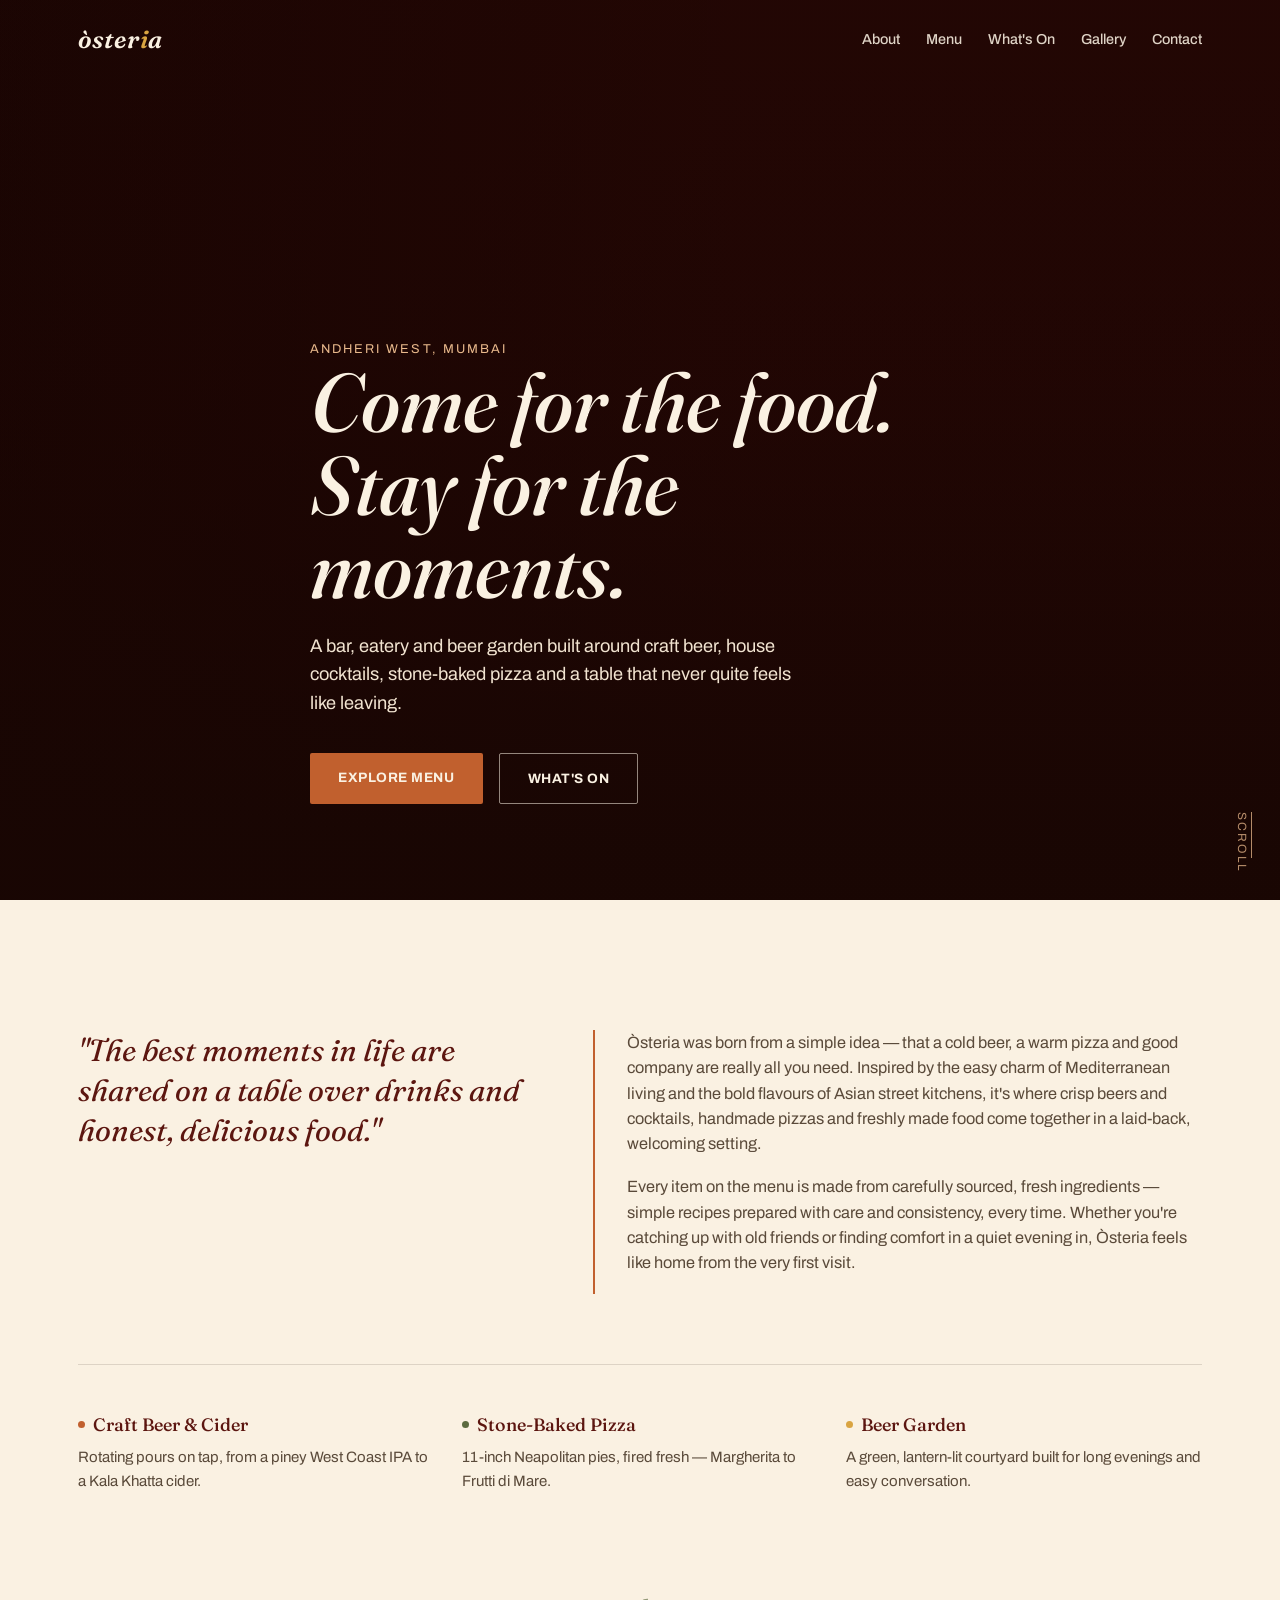
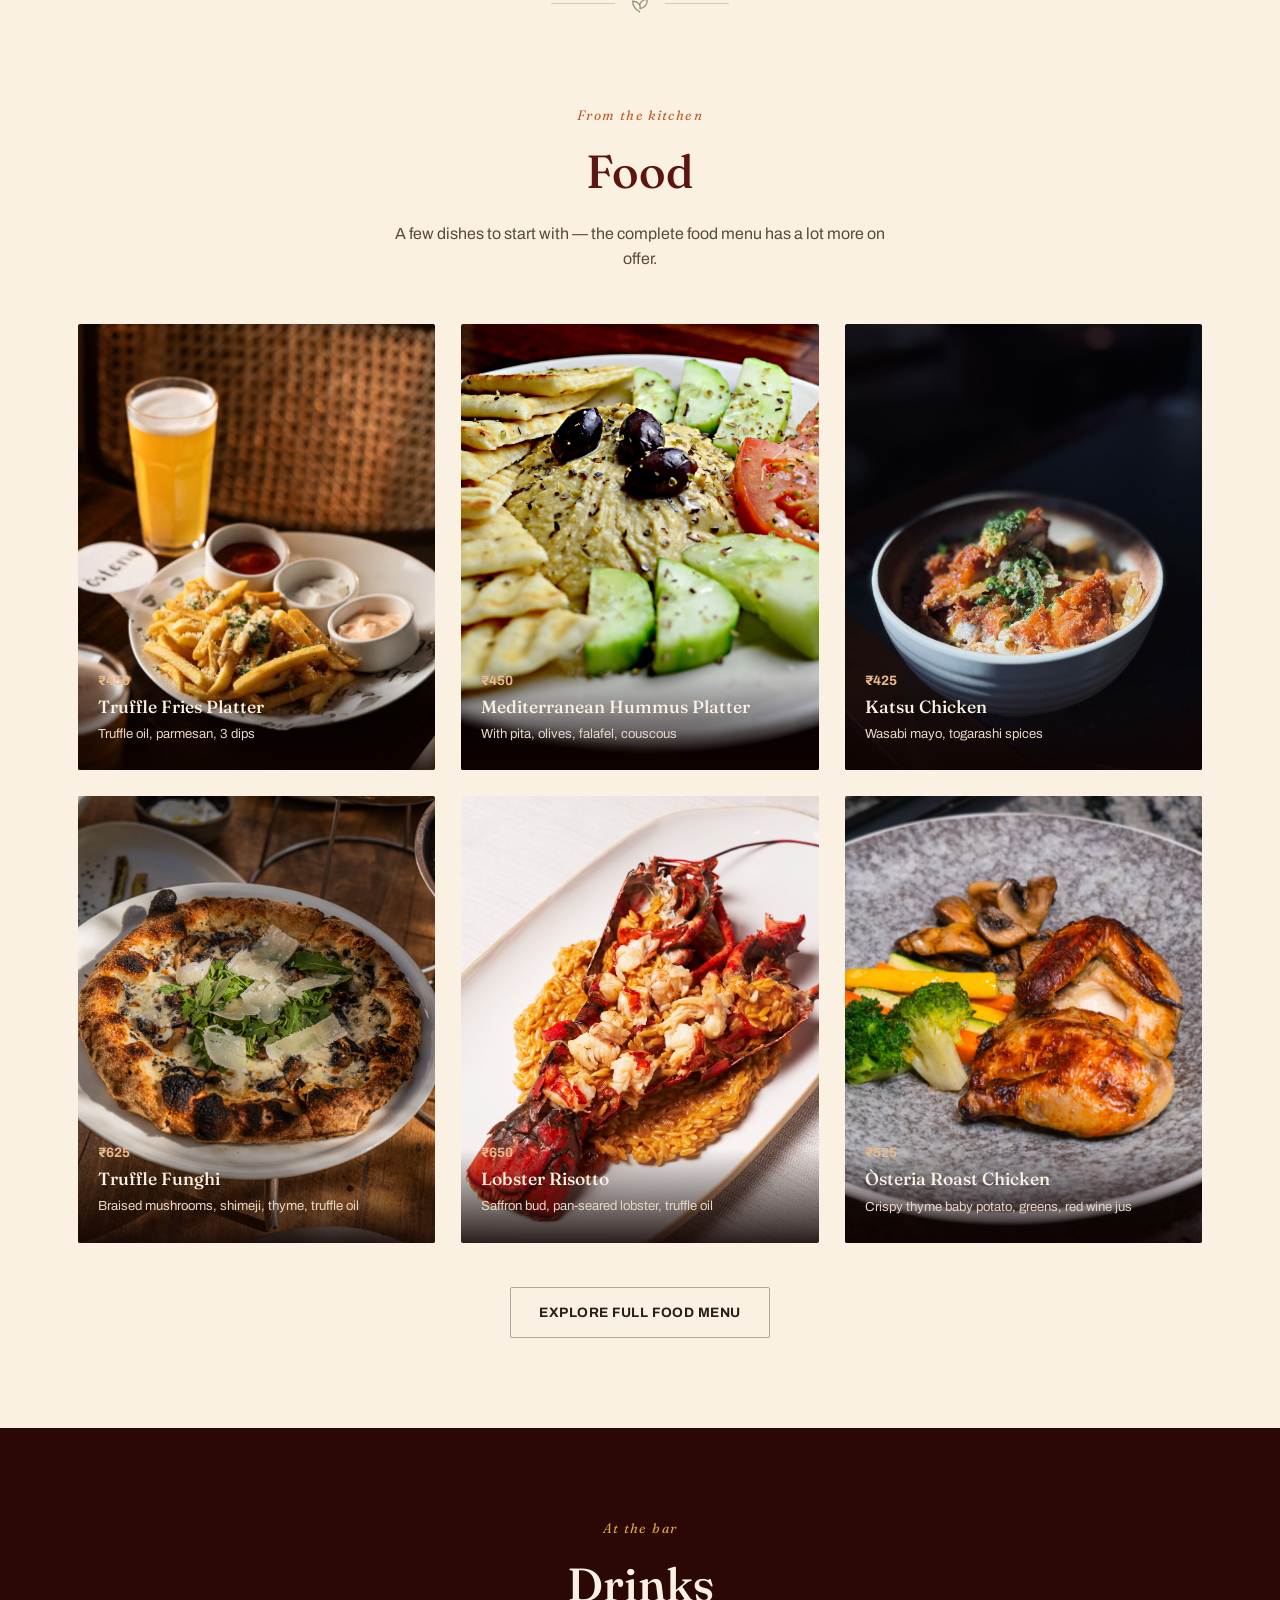
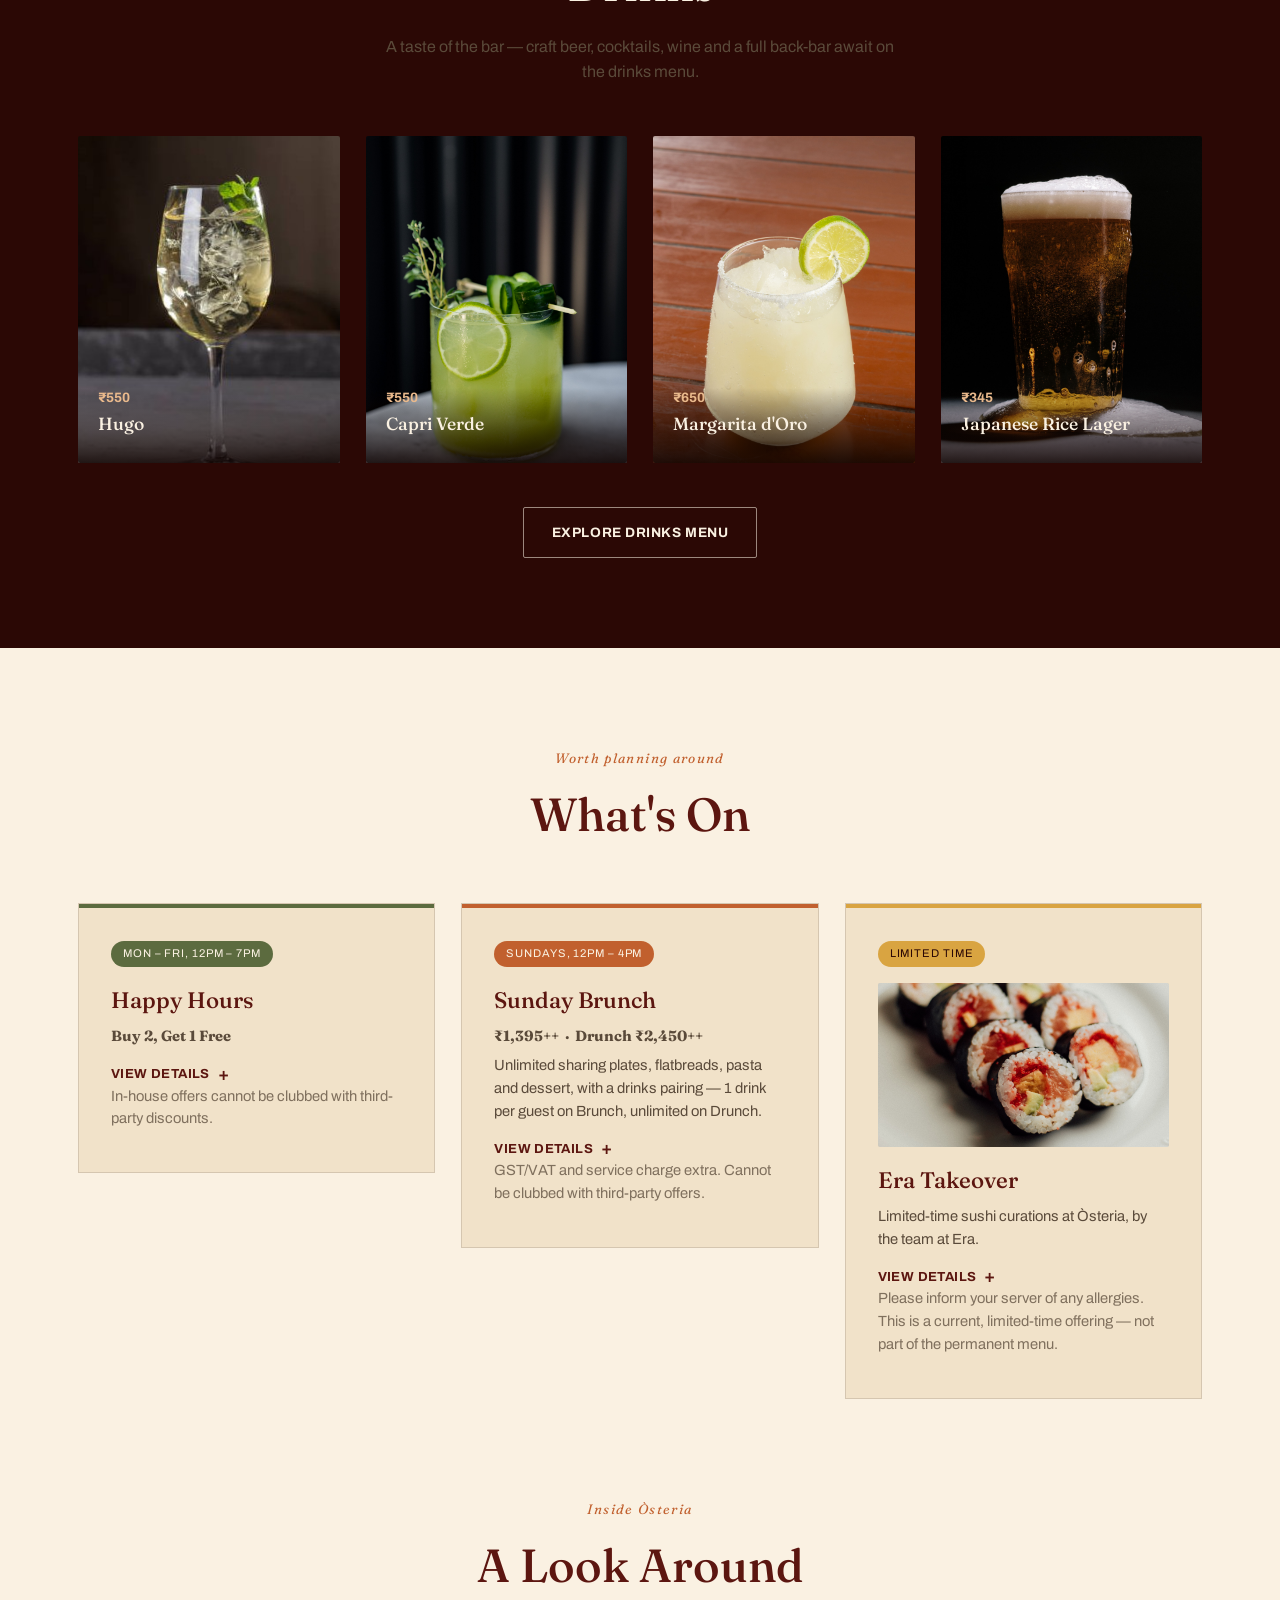
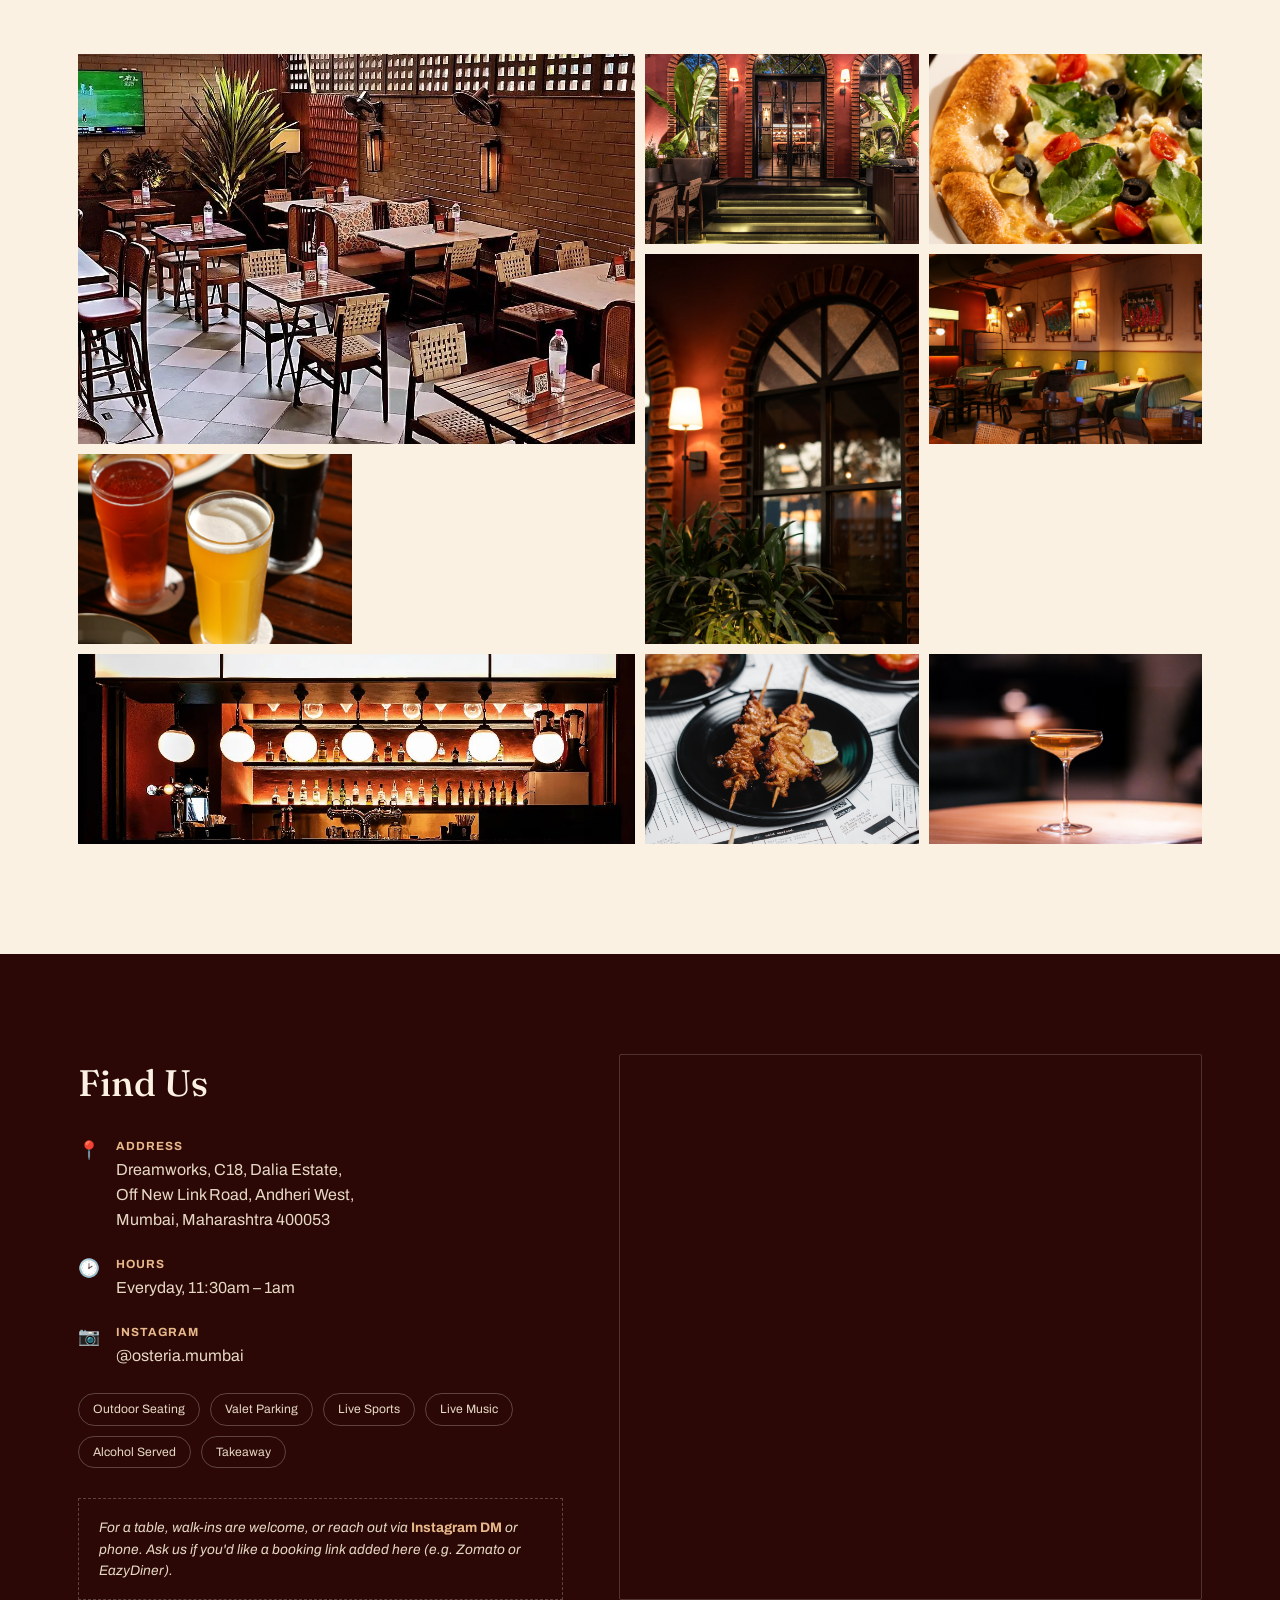
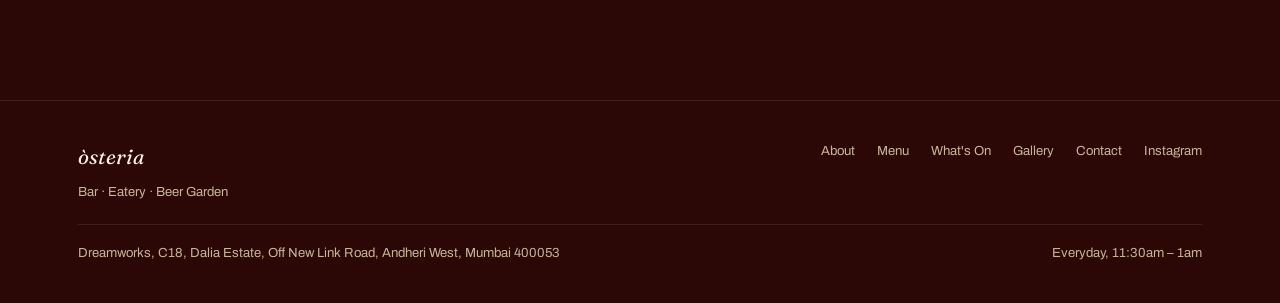
<file: index.html>
<!DOCTYPE html>
<html lang="en">
<head>
<meta charset="UTF-8">
<meta name="viewport" content="width=device-width, initial-scale=1.0">
<title>Òsteria — Bar · Eatery · Beer Garden, Andheri West</title>
<meta name="description" content="Òsteria is a bar, eatery and beer garden in Andheri West, Mumbai — craft beer, house cocktails, stone-baked pizza and Mediterranean-Asian sharing plates. Come for the food, stay for the moments.">
<link rel="preconnect" href="https://fonts.googleapis.com">
<link rel="preconnect" href="https://fonts.gstatic.com" crossorigin>
<link href="https://fonts.googleapis.com/css2?family=Archivo:wght@400;500;600;700&family=Fraunces:ital,wght@0,400;0,500;0,600;1,400;1,500;1,600&display=swap" rel="stylesheet">
<link rel="stylesheet" href="style.css">
</head>
<body>

<!-- ============================================================
     IMAGE UPLOADS — READ ME
     This site uses plain image files instead of embedded photos.
     Create a folder named "images" next to this file, and drop in
     JPG/PNG files using the EXACT filenames referenced below
     (e.g. images/hero-entrance.jpg). Each <img> tag has a comment
     right above it describing what photo to use. See also
     README.txt in this folder for the full shopping list.
     ============================================================ -->

<nav id="nav">
  <div class="wrap">
    <a href="#hero" class="brand-wordmark">òster<span>i</span>a</a>
    <div id="nav-links">
      <a href="#about" onclick="closeNav()">About</a>
      <a href="menu.html" onclick="closeNav()">Menu</a>
      <a href="#whats-on" onclick="closeNav()">What's On</a>
      <a href="#gallery" onclick="closeNav()">Gallery</a>
      <a href="#contact" onclick="closeNav()">Contact</a>
    </div>
    <button id="burger" onclick="toggleNav()">☰</button>
  </div>
</nav>

<!-- ============ HERO ============
     To use a video later: replace the <img class="bg"> below with
     <video class="bg" autoplay muted loop playsinline><source src="images/hero.mp4" type="video/mp4"></video> -->
<section id="hero">
  <!-- UPLOAD: images/hero-entrance.jpg — wide/landscape shot of the arched brick
       entrance at night (the doorway with the "Òsteria" sign visible through it).
       At least 1920x1080, this is the biggest image on the site. -->
  <video class="bg" autoplay muted loop playsinline>
  <source src="images/hero3.mp4" type="video/mp4">
</video>
  <div class="scrim"></div>
  <div class="wrap">
    <div class="hero-inner">
      <span class="hero-eyebrow">Andheri West, Mumbai</span>
      <h1>Come for the food.<br>Stay for the moments.</h1>
      <p class="hero-sub">A bar, eatery and beer garden built around craft beer, house cocktails, stone-baked pizza and a table that never quite feels like leaving.</p>
      <div class="hero-ctas">
        <a href="menu.html" class="btn btn-primary">Explore Menu</a>
        <a href="#whats-on" class="btn btn-outline">What's On</a>
      </div>
    </div>
  </div>
  <div class="scroll-cue">SCROLL</div>
</section>

<!-- ============ ABOUT / BRAND INTRODUCTION ============ -->
<section id="about">
  <div class="wrap">
    <div class="about-grid">
      <p class="about-lead">"The best moments in life are shared on a table over drinks and honest, delicious food."</p>
      <div class="about-body">
        <p>Òsteria was born from a simple idea — that a cold beer, a warm pizza and good company are really all you need. Inspired by the easy charm of Mediterranean living and the bold flavours of Asian street kitchens, it's where crisp beers and cocktails, handmade pizzas and freshly made food come together in a laid-back, welcoming setting.</p>
        <p>Every item on the menu is made from carefully sourced, fresh ingredients — simple recipes prepared with care and consistency, every time. Whether you're catching up with old friends or finding comfort in a quiet evening in, Òsteria feels like home from the very first visit.</p>
      </div>
    </div>
    <div class="feature-strip">
      <div><h3><span class="dot" style="background:var(--terracotta)"></span> Craft Beer &amp; Cider</h3><p>Rotating pours on tap, from a piney West Coast IPA to a Kala Khatta cider.</p></div>
      <div><h3><span class="dot" style="background:var(--olive)"></span> Stone-Baked Pizza</h3><p>11-inch Neapolitan pies, fired fresh — Margherita to Frutti di Mare.</p></div>
      <div><h3><span class="dot" style="background:var(--yellow)"></span> Beer Garden</h3><p>A green, lantern-lit courtyard built for long evenings and easy conversation.</p></div>
    </div>
  </div>
</section>

<div class="leaf-divider" style="color:var(--olive)">
  <span class="ln"></span>
  <svg viewBox="0 0 24 24" fill="none" stroke="currentColor" stroke-width="1.4"><path d="M12 21c-5-3-8-7-8-12 5 0 9 3 8 8 5-1 8-5 8-10-5 0-9 3-8 8"/></svg>
  <span class="ln"></span>
</div>

<!-- ============ FOOD TEASER ============ -->
<section id="food" class="teaser-section">
  <div class="wrap">
    <div class="section-head">
      <span class="kicker">From the kitchen</span>
      <h2>Food</h2>
      <p class="lede">A few dishes to start with — the complete food menu has a lot more on offer.</p>
    </div>
    <div class="teaser-grid">
      <!-- UPLOAD: images/food-truffle-fries.jpg — Truffle Fries Platter -->
      <div class="teaser-card"><img data-ph src="images/2.jpg" alt="Truffle Fries Platter"><div class="tc-info"><span>₹450</span><h3>Truffle Fries Platter</h3><p>Truffle oil, parmesan, 3 dips</p></div></div>
      <!-- UPLOAD: images/food-hummus-platter.jpg — Mediterranean Hummus Platter -->
      <div class="teaser-card"><img data-ph src="images/4.jpg" alt="Mediterranean Hummus Platter"><div class="tc-info"><span>₹450</span><h3>Mediterranean Hummus Platter</h3><p>With pita, olives, falafel, couscous</p></div></div>
      <!-- UPLOAD: images/food-katsu-chicken.jpg — Katsu Chicken -->
      <div class="teaser-card"><img data-ph src="images/5.jpg" alt="Katsu Chicken"><div class="tc-info"><span>₹425</span><h3>Katsu Chicken</h3><p>Wasabi mayo, togarashi spices</p></div></div>
      <!-- UPLOAD: images/food-truffle-funghi.jpg — Truffle Funghi pizza -->
      <div class="teaser-card"><img data-ph src="images/6.jpg" alt="Truffle Funghi pizza"><div class="tc-info"><span>₹625</span><h3>Truffle Funghi</h3><p>Braised mushrooms, shimeji, thyme, truffle oil</p></div></div>
      <!-- UPLOAD: images/food-lobster-risotto.jpg — Lobster Risotto -->
      <div class="teaser-card"><img data-ph src="images/7.jpg" alt="Lobster Risotto"><div class="tc-info"><span>₹650</span><h3>Lobster Risotto</h3><p>Saffron bud, pan-seared lobster, truffle oil</p></div></div>
      <!-- UPLOAD: images/food-roast-chicken.jpg — Òsteria Roast Chicken -->
      <div class="teaser-card"><img data-ph src="images/8.jpg" alt="Òsteria Roast Chicken"><div class="tc-info"><span>₹525</span><h3>Òsteria Roast Chicken</h3><p>Crispy thyme baby potato, greens, red wine jus</p></div></div>
    </div>
    <div class="teaser-cta"><a href="menu.html#food" class="btn btn-outline-dark">Explore Full Food Menu</a></div>
  </div>
</section>

<!-- ============ DRINKS TEASER ============ -->
<section id="drinks" class="teaser-section dark">
  <div class="wrap">
    <div class="section-head">
      <span class="kicker">At the bar</span>
      <h2>Drinks</h2>
      <p class="lede">A taste of the bar — craft beer, cocktails, wine and a full back-bar await on the drinks menu.</p>
    </div>
    <div class="teaser-grid cols-4">
      <!-- UPLOAD: images/drink-hugo.jpg — Hugo cocktail -->
      <div class="teaser-card"><img data-ph src="images/9.jpg" alt="Hugo cocktail"><div class="tc-info"><span>₹550</span><h3>Hugo</h3></div></div>
      <!-- UPLOAD: images/drink-capri-verde.jpg — Capri Verde cocktail -->
      <div class="teaser-card"><img data-ph src="images/10.jpg" alt="Capri Verde cocktail"><div class="tc-info"><span>₹550</span><h3>Capri Verde</h3></div></div>
      <!-- UPLOAD: images/drink-margarita-doro.jpg — Margarita d'Oro cocktail -->
      <div class="teaser-card"><img data-ph src="images/11.jpg" alt="Margarita d'Oro cocktail"><div class="tc-info"><span>₹650</span><h3>Margarita d'Oro</h3></div></div>
      <!-- UPLOAD: images/drink-japanese-rice-lager.jpg — Japanese Rice Lager on tap -->
      <div class="teaser-card"><img data-ph src="images/12.jpg" alt="Japanese Rice Lager"><div class="tc-info"><span>₹345</span><h3>Japanese Rice Lager</h3></div></div>
    </div>
    <div class="teaser-cta"><a href="menu.html#drinks" class="btn btn-outline">Explore Drinks Menu</a></div>
  </div>
</section>

<!-- ============ WHAT'S ON ============ -->
<section id="whats-on">
  <div class="wrap">
    <div class="section-head">
      <span class="kicker" style="color:var(--terracotta)">Worth planning around</span>
      <h2 style="color:var(--oxblood-700)">What's On</h2>
    </div>
    <div class="wo-grid">

      <div class="wo-card happy">
        <span class="wo-tag">Mon – Fri, 12pm – 7pm</span>
        <h3>Happy Hours</h3>
        <p class="wo-price">Buy 2, Get 1 Free</p>
        <details>
          <summary>View Details</summary>
          <div class="wo-details">
            <p>Applies to:</p>
            <ul>
              <li>Craft &amp; Draught beers and ciders on tap</li>
              <li>Wines by the glass (Sula, Grover, Fratelli, The Source)</li>
              <li>Classic Cocktails</li>
              <li>A select list of spirits</li>
            </ul>
          </div>
        </details>
        <p class="wo-fine">In-house offers cannot be clubbed with third-party discounts.</p>
      </div>

      <div class="wo-card brunch">
        <span class="wo-tag">Sundays, 12pm – 4pm</span>
        <h3>Sunday Brunch</h3>
        <p class="wo-price">₹1,395++ &nbsp;·&nbsp; Drunch ₹2,450++</p>
        <p>Unlimited sharing plates, flatbreads, pasta and dessert, with a drinks pairing — 1 drink per guest on Brunch, unlimited on Drunch.</p>
        <details>
          <summary>View Details</summary>
          <div class="wo-details">
            <p>Drink inclusions: craft beer, wine, sangria or a non-alcoholic cocktail by the glass, plus fresh lime soda / water and aerated beverages.</p>
            <p>Food included:</p>
            <ul id="brunch-food-list"><!-- populated by script.js from MENU.brunch.food_included --></ul>
          </div>
        </details>
        <p class="wo-fine">GST/VAT and service charge extra. Cannot be clubbed with third-party offers.</p>
      </div>

      <div class="wo-card era">
        <span class="wo-tag">Limited Time</span>
        <!-- UPLOAD (optional): images/era-sushi.jpg — close-up of a sushi roll from the Era Takeover collab -->
        <img class="era-thumb" data-ph src="images/13.jpg" alt="Era Takeover sushi roll">
        <h3>Era Takeover</h3>
        <p>Limited-time sushi curations at Òsteria, by the team at Era.</p>
        <details>
          <summary>View Details</summary>
          <div class="wo-details">
            <p>Sushi (8 pcs):</p>
            <div id="era-item-list"><!-- populated by script.js from MENU.era_takeover.items --></div>
          </div>
        </details>
        <p class="wo-fine">Please inform your server of any allergies. This is a current, limited-time offering — not part of the permanent menu.</p>
      </div>

    </div>
  </div>
</section>

<!-- ============ GALLERY / ATMOSPHERE ============ -->
<section id="gallery">
  <div class="wrap">
    <div class="section-head">
      <span class="kicker" style="color:var(--terracotta)">Inside Òsteria</span>
      <h2 style="color:var(--oxblood-700)">A Look Around</h2>
    </div>
    <div class="gallery-grid">
      <!-- UPLOAD: images/gallery-patio.jpg — wide shot of the outdoor beer garden / patio seating -->
      <figure class="g-wide g-tall"><img data-ph src="images/14.jpg" alt="Outdoor beer garden seating"></figure>
      <!-- Reuses the hero entrance photo -->
      <figure><img data-ph src="images/0.jpg" alt="Entrance archway at night"></figure>
      <!-- UPLOAD: images/gallery-pizza.jpg — close-up of a stone-baked pizza -->
      <figure><img data-ph src="images/15.jpg" alt="Stone baked pizza"></figure>
      <!-- UPLOAD: images/gallery-bar.jpg — wide shot of the bar counter -->
      <figure class="g-tall"><img data-ph src="images/19.jpg" alt="Bar counter interior"></figure>
      <!-- UPLOAD: images/gallery-booth.jpg — cane/wood booth seating interior -->
      <figure><img data-ph src="images/17.jpg" alt="Booth seating"></figure>
      <!-- UPLOAD: images/gallery-beerflight.jpg — a few beers/ciders together on a table -->
      <figure><img data-ph src="images/18.jpg" alt="Craft beer flight"></figure>
      <!-- UPLOAD: images/gallery-nightwindow.jpg — arched windows / exterior at night -->
      <figure class="g-wide"><img data-ph src="images/16.jpg" alt="Arched windows at night"></figure>
      <!-- UPLOAD: images/gallery-skewers.jpg — a plated sharing dish (e.g. skewers) -->
      <figure><img data-ph src="images/21.jpg" alt="Grilled skewers"></figure>
      <!-- UPLOAD: images/gallery-cocktail.jpg — a house cocktail with garnish -->
      <figure><img data-ph src="images/22.jpg" alt="House cocktail"></figure>
    </div>
  </div>
</section>

<!-- ============ CONTACT ============ -->
<section id="contact">
  <div class="wrap contact-grid">
    <div class="contact-info">
      <h2>Find Us</h2>
      <div class="info-row"><span class="ico">&#128205;</span><div><span class="label">Address</span><p>Dreamworks, C18, Dalia Estate,<br>Off New Link Road, Andheri West,<br>Mumbai, Maharashtra 400053</p></div></div>
      <div class="info-row"><span class="ico">&#128337;</span><div><span class="label">Hours</span><p>Everyday, 11:30am – 1am</p></div></div>
      <div class="info-row"><span class="ico">&#128247;</span><div><span class="label">Instagram</span><p><a href="https://instagram.com/osteria.mumbai" target="_blank" rel="noopener">@osteria.mumbai</a></p></div></div>
      <div class="amenities">
        <span>Outdoor Seating</span><span>Valet Parking</span><span>Live Sports</span><span>Live Music</span><span>Alcohol Served</span><span>Takeaway</span>
      </div>
      <!-- Reservations: no online booking system on this site.
           If you'd like, this note can instead be replaced with a link
           to Zomato / EazyDiner / WhatsApp click-to-chat for bookings. -->
      <div class="contact-note">For a table, walk-ins are welcome, or reach out via <strong>Instagram DM</strong> or phone. Ask us if you'd like a booking link added here (e.g. Zomato or EazyDiner).</div>
    </div>
    <div class="map-frame">
      <iframe src="https://www.google.com/maps?q=Dreamworks%2C%20C18%2C%20Dalia%20Estate%2C%20Off%20New%20Link%20Road%2C%20Andheri%20West%2C%20Mumbai%2C%20Maharashtra%20400053&output=embed" loading="lazy" referrerpolicy="no-referrer-when-downgrade" title="Òsteria location map"></iframe>
    </div>
  </div>
</section>

<footer>
  <div class="wrap">
    <div class="f-top">
      <div>
        <span class="f-brand">òsteria</span>
        <span>Bar · Eatery · Beer Garden</span>
      </div>
      <div class="f-links">
        <a href="#about">About</a>
        <a href="menu.html">Menu</a>
        <a href="#whats-on">What's On</a>
        <a href="#gallery">Gallery</a>
        <a href="#contact">Contact</a>
        <a href="https://instagram.com/osteria.mumbai" target="_blank" rel="noopener">Instagram</a>
      </div>
    </div>
    <div class="f-bottom">
      <span>Dreamworks, C18, Dalia Estate, Off New Link Road, Andheri West, Mumbai 400053</span>
      <span>Everyday, 11:30am – 1am</span>
    </div>
  </div>
</footer>

<script src="assets.js"></script>
<script src="script.js"></script>
</body>
</html>
</file>
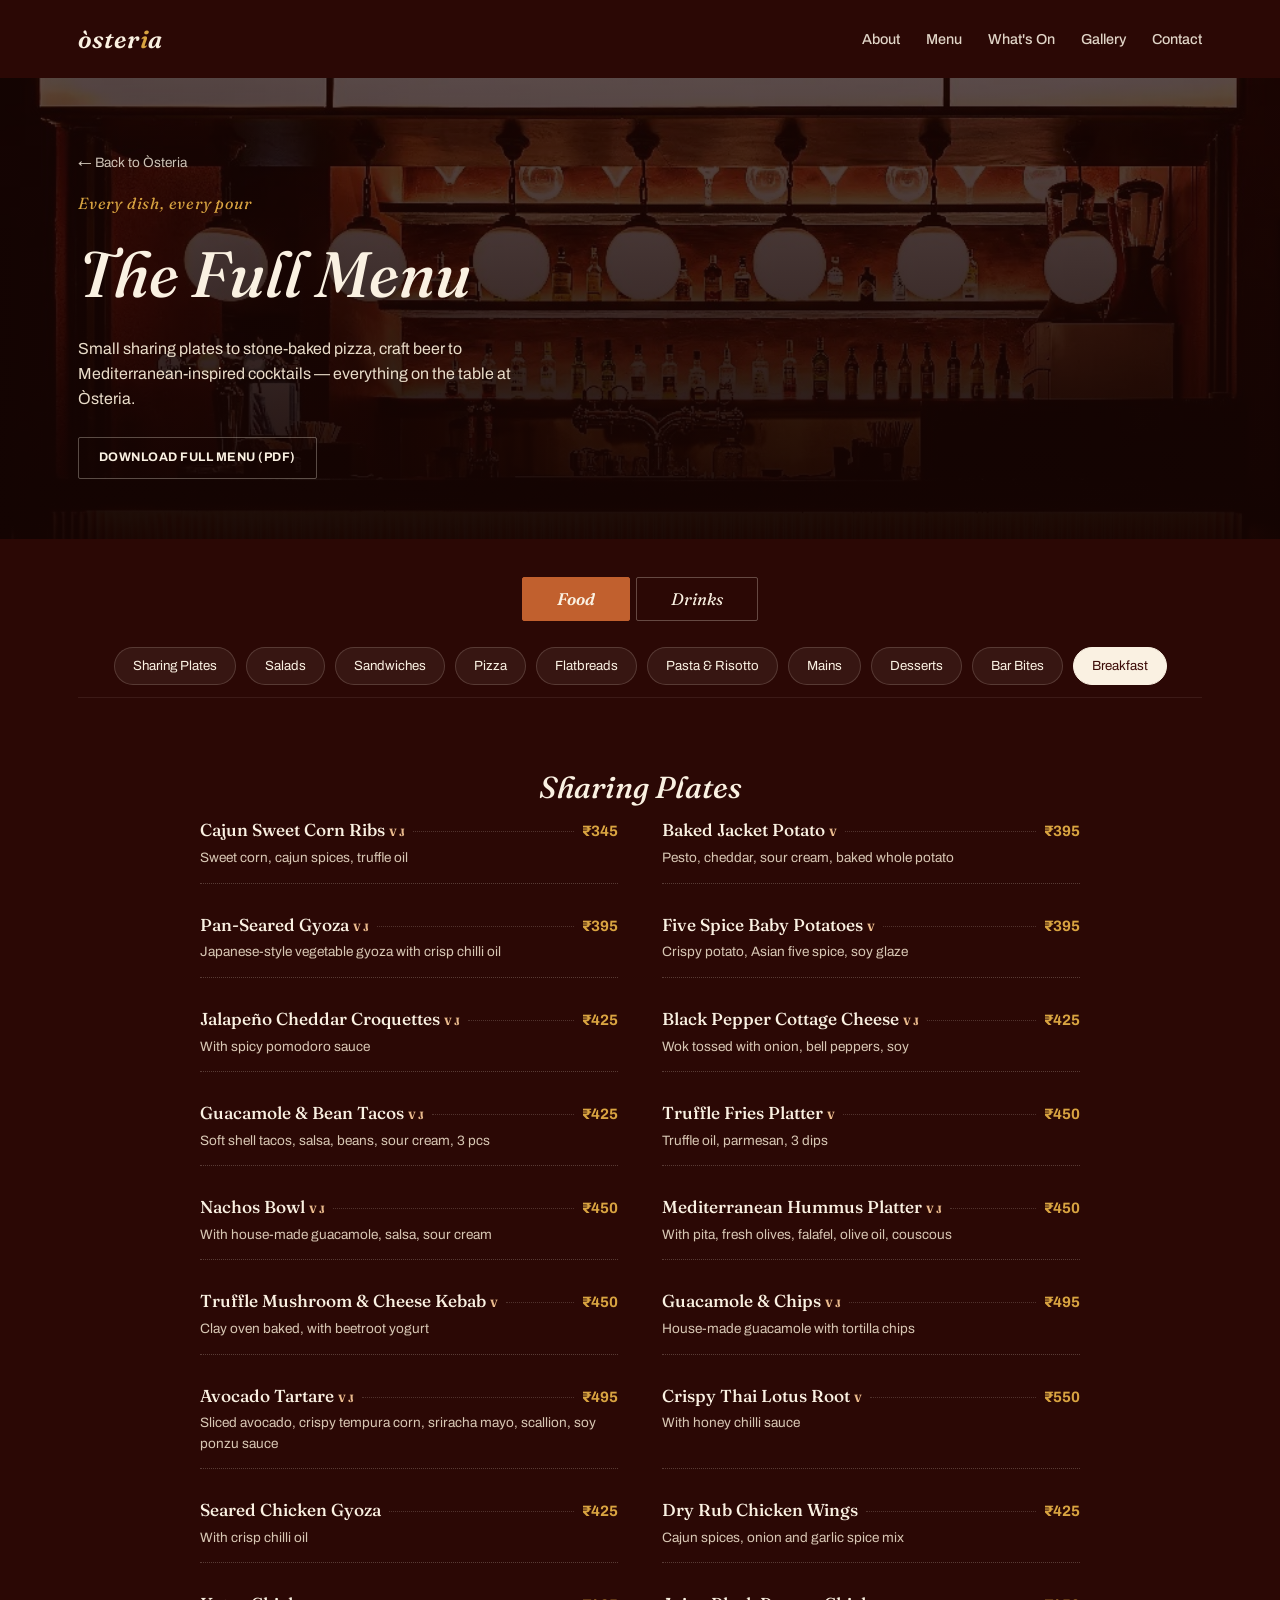
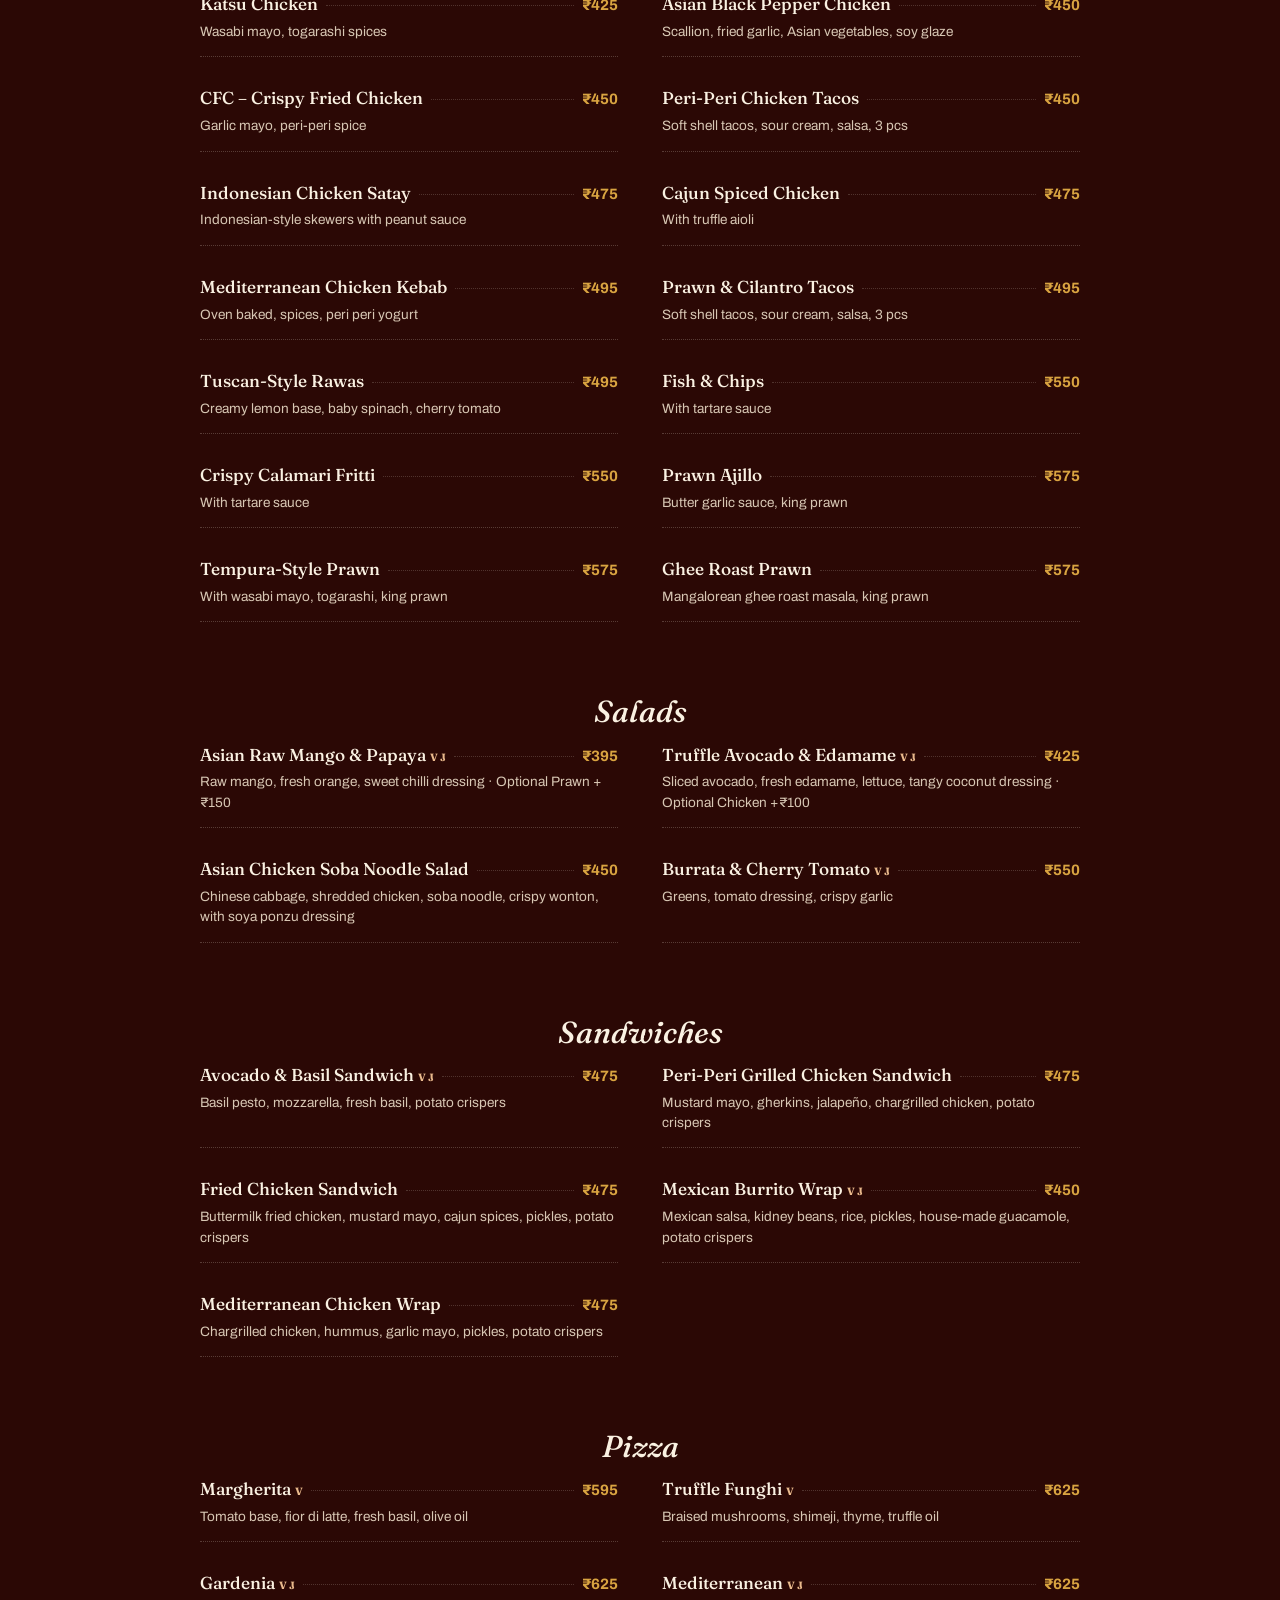
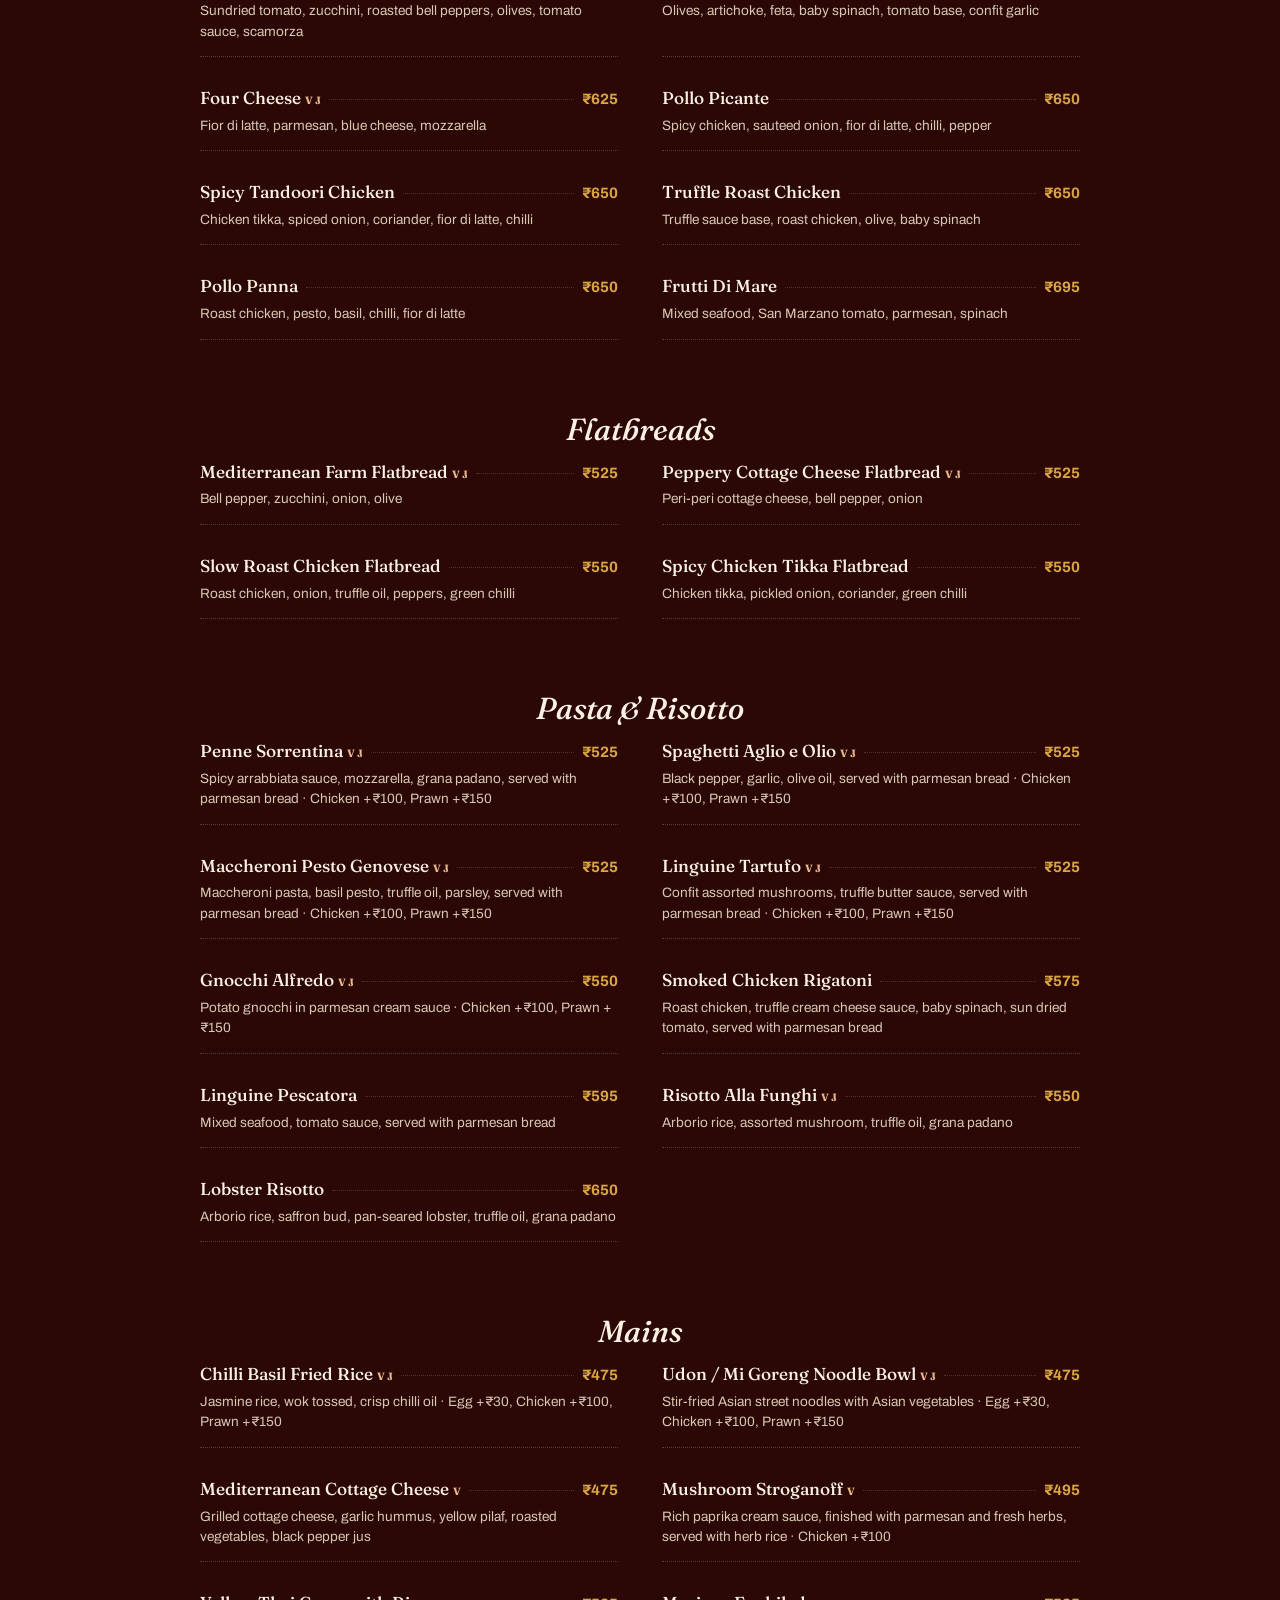
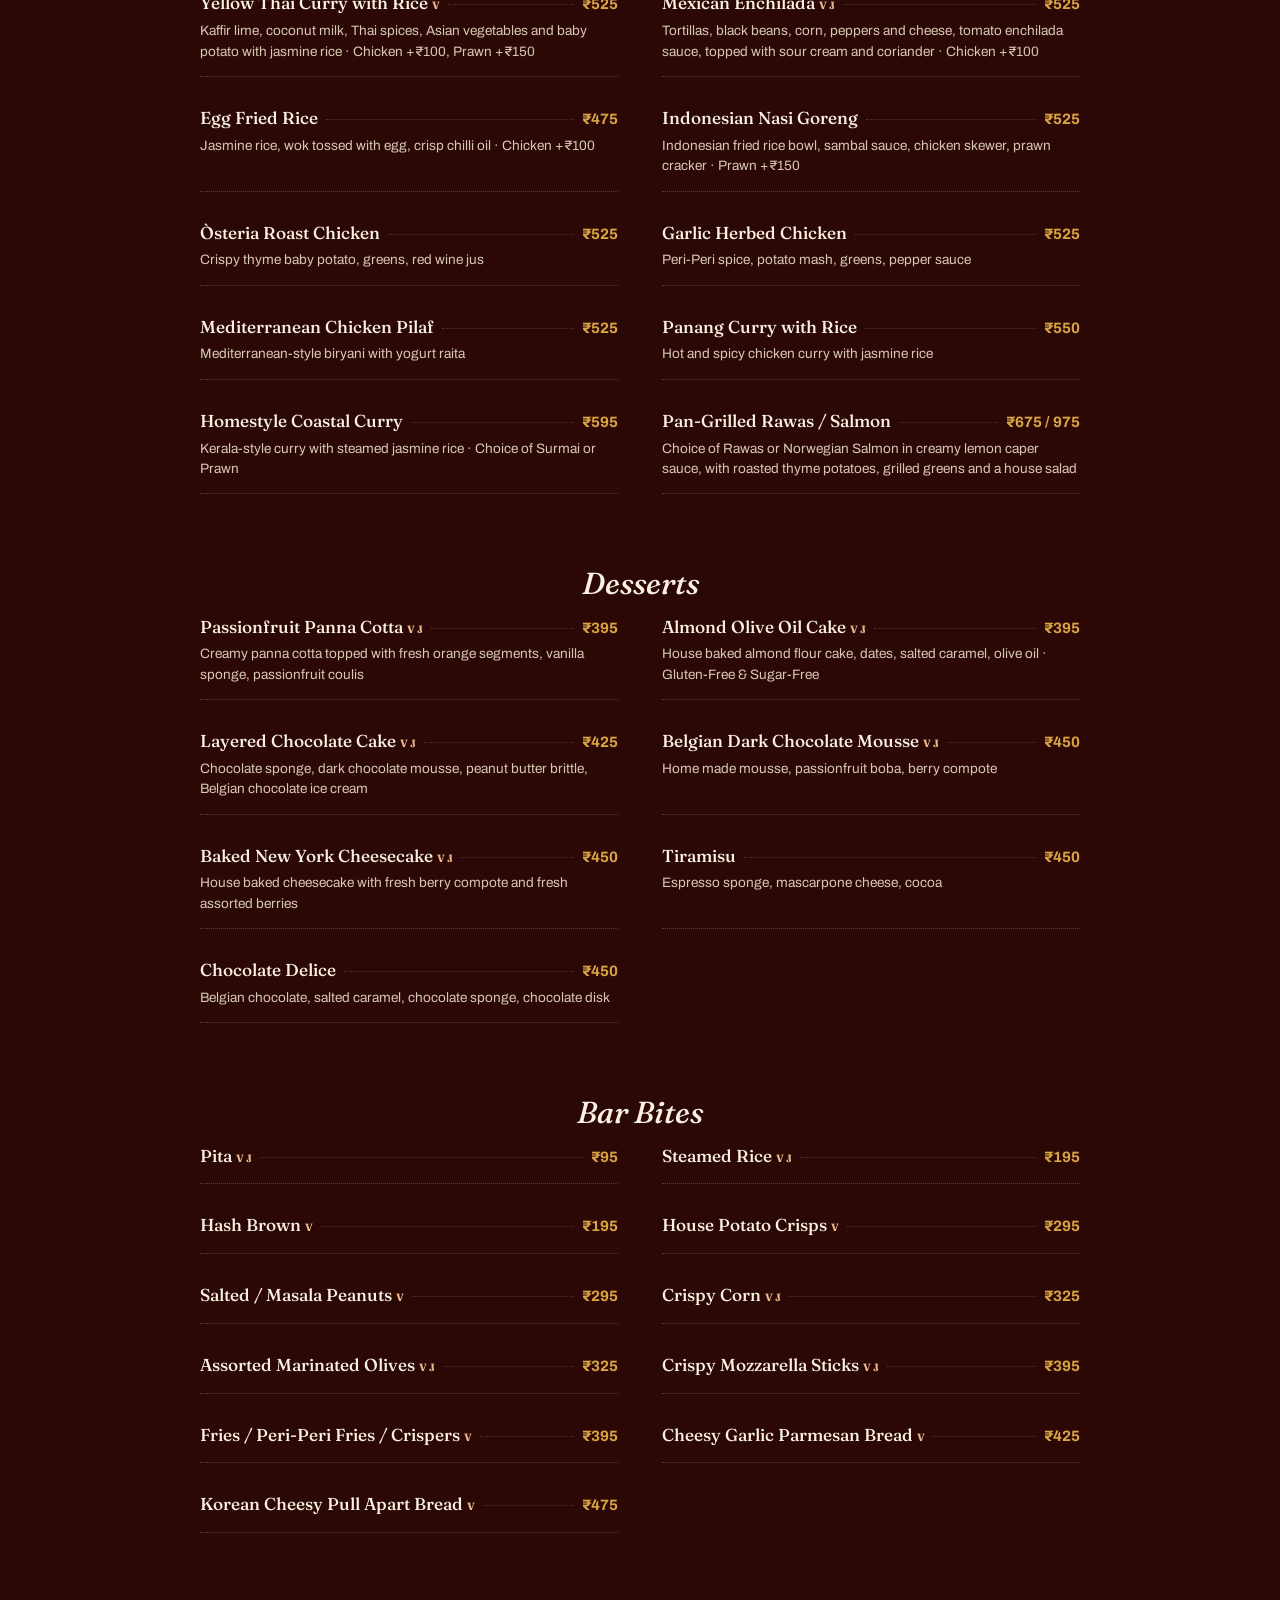
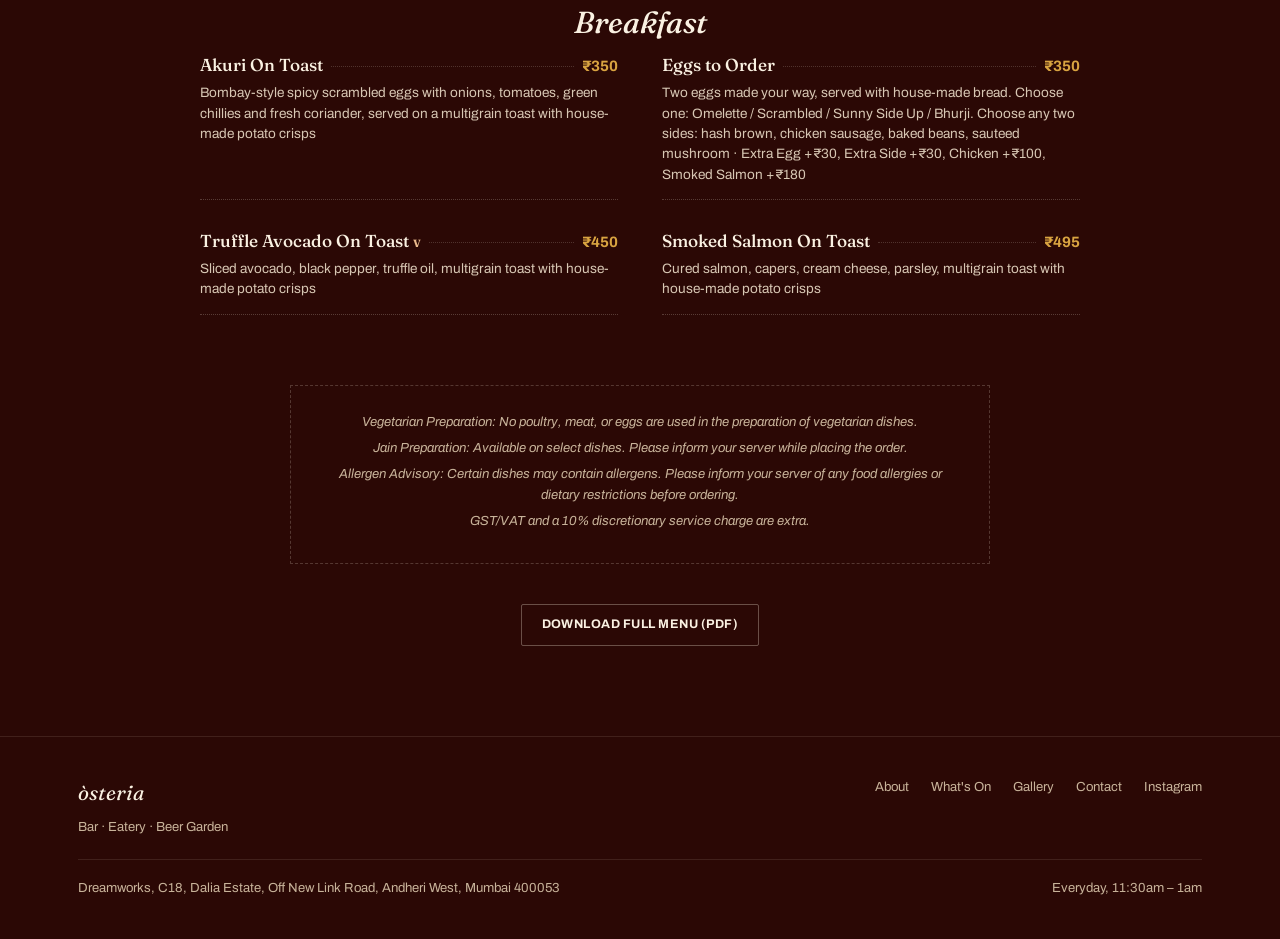
<file: menu.html>
<!DOCTYPE html>
<html lang="en">
<head>
<meta charset="UTF-8">
<meta name="viewport" content="width=device-width, initial-scale=1.0">
<title>Full Menu — Òsteria, Andheri West</title>
<meta name="description" content="The complete food and drinks menu at Òsteria — sharing plates, stone-baked pizza, pasta, craft beer, cocktails, wine and more.">
<link rel="preconnect" href="https://fonts.googleapis.com">
<link rel="preconnect" href="https://fonts.gstatic.com" crossorigin>
<link href="https://fonts.googleapis.com/css2?family=Archivo:wght@400;500;600;700&family=Fraunces:ital,wght@0,400;0,500;0,600;1,400;1,500;1,600&display=swap" rel="stylesheet">
<link rel="stylesheet" href="style.css">
</head>
<body>

<nav id="nav" class="light">
  <div class="wrap">
    <a href="index.html" class="brand-wordmark">òster<span>i</span>a</a>
    <div id="nav-links">
      <a href="index.html#about" onclick="closeNav()">About</a>
      <a href="menu.html" onclick="closeNav()">Menu</a>
      <a href="index.html#whats-on" onclick="closeNav()">What's On</a>
      <a href="index.html#gallery" onclick="closeNav()">Gallery</a>
      <a href="index.html#contact" onclick="closeNav()">Contact</a>
    </div>
    <button id="burger" onclick="toggleNav()">☰</button>
  </div>
</nav>

<section id="menu-hero">
  <!-- UPLOAD: images/menu-header.jpg — a wide interior shot (bar counter or dining
       room works well) used as a moody banner behind the menu page title.
       You can reuse the same photo as images/hero-entrance.jpg if you'd rather
       not source a second one — just save a copy under this filename too. -->
  <img class="bg" data-ph src="images/16.jpg" alt="Òsteria interior">
  <div class="scrim"></div>
  <div class="wrap">
    <a href="index.html" class="back-home" style="display:inline-flex;align-items:center;gap:6px;color:var(--ivory);opacity:.8;font-size:.85rem;margin-bottom:18px">&larr; Back to Òsteria</a>
    <span class="kicker">Every dish, every pour</span>
    <h1>The Full Menu</h1>
    <p>Small sharing plates to stone-baked pizza, craft beer to Mediterranean-inspired cocktails — everything on the table at Òsteria.</p>
    <div class="pdf-btn-row">
      <!-- Place a single combined PDF of your full menu at menu.pdf (next to this file)
           for this download button to work. -->
      <a href="menu.pdf" class="btn btn-ghost" download>Download Full Menu (PDF)</a>
    </div>
  </div>
</section>

<section id="menu-body">
  <div class="wrap">
    <div class="tab-toggle">
      <button id="tab-food" class="active" onclick="setTab('food')">Food</button>
      <button id="tab-drinks" onclick="setTab('drinks')">Drinks</button>
    </div>

    <div id="panel-food" class="menu-panel active">
      <div class="pill-row"></div>
      <div class="cat-sections"></div>
      <div class="menu-notes" id="food-notes"></div>
    </div>

    <div id="panel-drinks" class="menu-panel">
      <div class="pill-row"></div>
      <div class="cat-sections"></div>
      <div class="menu-notes" id="drinks-notes"></div>
    </div>

    <div class="pdf-btn-row bottom">
      <a href="menu.pdf" class="btn btn-ghost" download>Download Full Menu (PDF)</a>
    </div>
  </div>
</section>

<footer>
  <div class="wrap">
    <div class="f-top">
      <div>
        <span class="f-brand">òsteria</span>
        <span>Bar · Eatery · Beer Garden</span>
      </div>
      <div class="f-links">
        <a href="index.html#about">About</a>
        <a href="index.html#whats-on">What's On</a>
        <a href="index.html#gallery">Gallery</a>
        <a href="index.html#contact">Contact</a>
        <a href="https://instagram.com/osteria.mumbai" target="_blank" rel="noopener">Instagram</a>
      </div>
    </div>
    <div class="f-bottom">
      <span>Dreamworks, C18, Dalia Estate, Off New Link Road, Andheri West, Mumbai 400053</span>
      <span>Everyday, 11:30am – 1am</span>
    </div>
  </div>
</footer>

<script src="assets.js"></script>
<script src="script.js"></script>
</body>
</html>
</file>
<file: style.css>
:root{
  --oxblood-950:#2b0805;
  --oxblood-800:#3d0c08;
  --oxblood-700:#5c1610;
  --oxblood-600:#742019;
  --ivory:#faf1e2;
  --ivory-2:#f1e2c9;
  --ink:#2a1e15;
  --ink-soft:#5a4a3a;
  --olive:#5c6b3f;
  --olive-dark:#42502c;
  --terracotta:#c1602e;
  --peach:#e9b98c;
  --yellow:#d9a441;
  --line:rgba(42,30,21,0.14);
  --line-dark:rgba(250,241,226,0.16);
  --img-bg:#e6d5b8;
}
*{box-sizing:border-box}
html{scroll-behavior:smooth}
body{margin:0;font-family:'Archivo',sans-serif;color:var(--ink);background:var(--ivory);line-height:1.55;font-size:16px;}
h1,h2,h3,.brand-wordmark{font-family:'Fraunces',serif;}
img{max-width:100%;display:block}
a{color:inherit;text-decoration:none}
.wrap{max-width:1180px;margin:0 auto;padding:0 28px}
section{scroll-margin-top:84px}
button{font-family:inherit}

/* Placeholder look for not-yet-uploaded images: a warm tint box so gaps are obvious but not broken-looking */
img{background:var(--img-bg)}
img[data-ph]{min-height:140px;object-fit:cover}

/* ---------- NAV ---------- */
#nav{position:fixed;top:0;left:0;right:0;z-index:100;padding:20px 0;transition:.35s ease;background:transparent}
#nav.scrolled{background:rgba(43,8,5,0.95);backdrop-filter:blur(6px);padding:12px 0;box-shadow:0 6px 24px rgba(0,0,0,.25)}
#nav.light{background:rgba(43,8,5,1)}
#nav .wrap{display:flex;align-items:center;justify-content:space-between}
.brand-wordmark{font-size:1.55rem;font-style:italic;font-weight:600;color:var(--ivory);letter-spacing:.3px}
.brand-wordmark span{color:var(--yellow)}
#nav-links{display:flex;gap:26px;align-items:center}
#nav-links a{color:var(--ivory);font-size:.9rem;font-weight:500;opacity:.88;position:relative;padding:4px 0}
#nav-links a::after{content:'';position:absolute;left:0;right:0;bottom:-3px;height:1px;background:var(--yellow);transform:scaleX(0);transform-origin:left;transition:transform .3s}
#nav-links a:hover::after,#nav-links a.current::after{transform:scaleX(1)}
#burger{display:none;background:none;border:0;color:var(--ivory);font-size:1.6rem;cursor:pointer}

/* ---------- BUTTONS ---------- */
.btn{display:inline-block;padding:14px 28px;font-weight:700;font-size:.85rem;letter-spacing:.04em;text-transform:uppercase;border-radius:2px;transition:.25s;cursor:pointer;border:none}
.btn-primary{background:var(--terracotta);color:var(--ivory)}
.btn-primary:hover{background:#a94f24}
.btn-outline{border:1px solid rgba(250,241,226,.55);color:var(--ivory);background:transparent}
.btn-outline:hover{border-color:var(--ivory);background:rgba(250,241,226,.08)}
.btn-outline-dark{border:1px solid rgba(42,30,21,.35);color:var(--ink);background:transparent}
.btn-outline-dark:hover{border-color:var(--ink);background:rgba(42,30,21,.06)}
.btn-ghost{border:1px solid rgba(250,241,226,.3);color:var(--ivory);background:transparent;font-size:.78rem;padding:10px 20px}
.btn-ghost:hover{border-color:var(--yellow);color:var(--yellow)}

/* ---------- BOTANICAL DIVIDER ---------- */
.leaf-divider{display:flex;align-items:center;justify-content:center;gap:14px;margin:0 auto;opacity:.65}
.leaf-divider svg{width:22px;height:22px}
.leaf-divider .ln{height:1px;width:64px;background:currentColor;opacity:.4}

/* ---------- HERO ---------- */
#hero{position:relative;min-height:100vh;display:flex;align-items:flex-end;color:var(--ivory);overflow:hidden;background:var(--oxblood-950)}
#hero .bg{position:absolute;inset:0;width:100%;height:100%;object-fit:cover;object-position:center 32%}
#hero .scrim{position:absolute;inset:0;background:linear-gradient(180deg,rgba(20,4,2,.32) 0%,rgba(20,4,2,.4) 42%,rgba(24,6,3,.93) 94%),linear-gradient(90deg,rgba(20,4,2,.55),rgba(20,4,2,.08) 58%)}
.hero-inner{position:relative;padding:0 0 96px;max-width:660px}
.hero-eyebrow{font-size:.8rem;letter-spacing:.16em;text-transform:uppercase;color:var(--peach);margin-bottom:20px;opacity:0;animation:fadeUp .9s ease .15s forwards}
.hero-inner h1{font-size:clamp(3rem,7.5vw,5.2rem);line-height:1;font-style:italic;font-weight:500;margin:0 0 22px;opacity:0;animation:fadeUp .9s ease .3s forwards}
.hero-sub{font-size:1.14rem;max-width:500px;color:#f1e3d0;margin:0 0 36px;opacity:0;animation:fadeUp .9s ease .48s forwards}
.hero-ctas{display:flex;gap:16px;flex-wrap:wrap;opacity:0;animation:fadeUp .9s ease .64s forwards}
@keyframes fadeUp{from{opacity:0;transform:translateY(18px)}to{opacity:1;transform:translateY(0)}}
.scroll-cue{position:absolute;right:28px;bottom:28px;color:var(--peach);font-size:.75rem;writing-mode:vertical-rl;letter-spacing:.18em;opacity:.75}
.scroll-cue::before{content:'';display:block;width:1px;height:46px;background:var(--peach);margin:0 auto 10px}

/* ---------- INTRO / ABOUT ---------- */
#about{padding:130px 0 100px}
.about-grid{display:grid;grid-template-columns:0.85fr 1.15fr;gap:64px;align-items:start}
.about-lead{font-family:'Fraunces',serif;font-style:italic;font-size:1.9rem;line-height:1.32;color:var(--oxblood-700);margin:0}
.about-body p{color:var(--ink-soft);font-size:1.02rem;margin:0 0 18px}
.about-body{border-left:2px solid var(--terracotta);padding-left:32px}
.feature-strip{display:grid;grid-template-columns:repeat(3,1fr);gap:28px;margin-top:70px;padding-top:46px;border-top:1px solid var(--line)}
.feature-strip div h3{font-size:1.12rem;margin:0 0 8px;color:var(--oxblood-700);font-weight:500;display:flex;align-items:center;gap:8px}
.feature-strip div p{margin:0;color:var(--ink-soft);font-size:.94rem}
.dot{width:7px;height:7px;border-radius:50%;display:inline-block}

/* ---------- SECTION HEAD (generic) ---------- */
.section-head{position:relative;text-align:center;margin-bottom:52px}
.section-head .kicker{font-size:.85rem;letter-spacing:.1em;display:block;margin-bottom:10px;font-style:italic;font-family:'Fraunces',serif}
.section-head h2{font-size:clamp(2.1rem,4.3vw,2.9rem);margin:0;font-weight:500}
.section-head p.lede{max-width:520px;margin:14px auto 0;color:var(--ink-soft)}

/* ---------- FOOD / DRINKS TEASERS (home) ---------- */
.teaser-section{padding:90px 0}
.teaser-section.dark{background:var(--oxblood-950);color:var(--ivory)}
.teaser-section.dark .section-head h2{color:var(--ivory)}
.teaser-section.dark .kicker{color:var(--yellow)}
.teaser-section:not(.dark) .kicker{color:var(--terracotta)}
.teaser-section:not(.dark) .section-head h2{color:var(--oxblood-700)}
.teaser-grid{display:grid;grid-template-columns:repeat(3,1fr);gap:26px}
.teaser-grid.cols-4{grid-template-columns:repeat(4,1fr)}
.teaser-card{position:relative;overflow:hidden;border-radius:2px;aspect-ratio:4/5}
.teaser-card img{width:100%;height:100%;object-fit:cover;transition:transform .7s ease}
.teaser-card:hover img{transform:scale(1.07)}
.teaser-card .tc-info{position:absolute;left:0;right:0;bottom:0;padding:22px 20px;background:linear-gradient(0deg,rgba(15,3,1,.88),rgba(15,3,1,0) 75%)}
.teaser-card .tc-info h3{margin:0 0 4px;font-size:1.1rem;color:var(--ivory);font-weight:500}
.teaser-card .tc-info p{margin:0 0 4px;color:#e6d8c5;font-size:.82rem}
.teaser-card .tc-info span{color:var(--peach);font-size:.85rem;font-weight:700}
.teaser-cta{text-align:center;margin-top:44px}

/* ---------- WHAT'S ON ---------- */
#whats-on{padding:100px 0}
.wo-grid{display:grid;grid-template-columns:1fr 1fr 1fr;gap:26px;align-items:start}
.wo-card{background:var(--ivory-2);border:1px solid var(--line);padding:36px 32px;position:relative;overflow:hidden}
.wo-card::before{content:'';position:absolute;top:0;left:0;right:0;height:4px}
.wo-card.happy::before{background:var(--olive)}
.wo-card.brunch::before{background:var(--terracotta)}
.wo-card.era::before{background:var(--yellow)}
.wo-tag{display:inline-block;color:var(--ivory);font-size:.7rem;letter-spacing:.08em;text-transform:uppercase;padding:4px 12px;border-radius:20px;margin-bottom:16px}
.wo-card.happy .wo-tag{background:var(--olive)}
.wo-card.brunch .wo-tag{background:var(--terracotta)}
.wo-card.era .wo-tag{background:var(--yellow);color:var(--oxblood-950)}
.wo-card h3{font-size:1.4rem;margin:0 0 8px;font-weight:500;color:var(--oxblood-700)}
.wo-price{font-size:1.2rem;color:var(--ink);font-weight:700;margin:10px 0 8px;font-family:'Fraunces',serif}
.wo-card p{color:var(--ink-soft);margin:0 0 6px;font-size:.92rem}
.wo-card details{margin-top:16px}
.wo-card summary{cursor:pointer;font-weight:700;font-size:.82rem;letter-spacing:.03em;text-transform:uppercase;color:var(--oxblood-700);list-style:none;display:flex;align-items:center;gap:6px}
.wo-card summary::-webkit-details-marker{display:none}
.wo-card summary::after{content:'+';font-size:1.1rem;line-height:1;margin-left:2px;transition:transform .2s}
.wo-card details[open] summary::after{content:'−'}
.wo-details{margin-top:14px;font-size:.86rem;color:var(--ink-soft)}
.wo-details ul{margin:6px 0 0;padding-left:18px}
.wo-details li{margin-bottom:4px}
.wo-fine{font-size:.75rem;color:var(--ink-soft);opacity:.75;margin-top:14px}
.era-thumb{width:100%;aspect-ratio:16/9;object-fit:cover;margin-bottom:16px;border-radius:2px}

/* ---------- GALLERY ---------- */
#gallery{padding:0 0 110px}
.gallery-grid{display:grid;grid-template-columns:repeat(4,1fr);grid-auto-rows:190px;gap:10px}
.gallery-grid figure{margin:0;overflow:hidden;position:relative}
.gallery-grid img{width:100%;height:100%;object-fit:cover;transition:transform .6s ease}
.gallery-grid figure:hover img{transform:scale(1.06)}
.g-tall{grid-row:span 2}
.g-wide{grid-column:span 2}

/* ---------- CONTACT ---------- */
#contact{background:var(--oxblood-950);color:var(--ivory);padding:100px 0}
.contact-grid{display:grid;grid-template-columns:1fr 1.2fr;gap:56px;align-items:stretch}
.contact-info h2{font-size:2.3rem;font-weight:500;margin:0 0 26px}
.info-row{display:flex;gap:16px;margin-bottom:22px;align-items:flex-start}
.info-row .ico{color:var(--yellow);font-size:1.1rem;line-height:1.6;flex-shrink:0;width:22px;text-align:center}
.info-row div p{margin:0;color:#e6d8c5}
.info-row div .label{display:block;font-size:.74rem;letter-spacing:.08em;text-transform:uppercase;color:var(--peach);margin-bottom:3px;font-family:'Archivo',sans-serif;font-weight:700}
.amenities{display:flex;flex-wrap:wrap;gap:10px;margin-top:24px}
.amenities span{border:1px solid rgba(250,241,226,.25);padding:6px 14px;border-radius:20px;font-size:.76rem;color:#e6d8c5}
.contact-note{margin-top:30px;padding:18px 20px;border:1px dashed rgba(250,241,226,.25);font-size:.86rem;color:#e6d8c5;font-style:italic}
.contact-note strong{color:var(--peach);font-style:normal}
.map-frame{border-radius:2px;overflow:hidden;border:1px solid rgba(250,241,226,.18);height:100%;min-height:420px}
.map-frame iframe{width:100%;height:100%;border:0;filter:grayscale(.25) sepia(.15)}

/* ---------- FOOTER ---------- */
footer{background:var(--oxblood-950);border-top:1px solid rgba(250,241,226,.1);padding:40px 0;color:#c8b39a;font-size:.82rem}
footer .f-top{display:flex;justify-content:space-between;align-items:flex-start;flex-wrap:wrap;gap:26px;margin-bottom:22px}
footer .f-brand{font-family:'Fraunces',serif;font-style:italic;color:var(--ivory);font-size:1.3rem;margin-bottom:8px;display:block}
footer .f-links{display:flex;gap:22px;flex-wrap:wrap}
footer .f-links a:hover{color:var(--yellow)}
footer .f-bottom{border-top:1px solid rgba(250,241,226,.1);padding-top:18px;display:flex;justify-content:space-between;flex-wrap:wrap;gap:10px}

/* =====================================================
   MENU PAGE
   ===================================================== */
#menu-hero{position:relative;padding:150px 0 60px;color:var(--ivory);background:var(--oxblood-950);overflow:hidden}
#menu-hero .bg{position:absolute;inset:0;width:100%;height:100%;object-fit:cover;opacity:.55}
#menu-hero .scrim{position:absolute;inset:0;background:linear-gradient(180deg,rgba(20,4,2,.4),rgba(20,4,2,.95))}
#menu-hero .wrap{position:relative}
#menu-hero .kicker{color:var(--yellow);font-style:italic;font-family:'Fraunces',serif;letter-spacing:.05em;display:block;margin-bottom:8px}
#menu-hero h1{font-size:clamp(2.6rem,6vw,4rem);margin:8px 0 14px;font-style:italic;font-weight:500}
#menu-hero p{max-width:480px;color:#e9dcc9;margin:0 0 26px}
.pdf-btn-row{display:flex;gap:14px;flex-wrap:wrap}

#menu-body{background:var(--oxblood-950);color:var(--ivory);padding:20px 0 90px}
.tab-toggle{display:flex;justify-content:center;gap:6px;margin-bottom:0;position:sticky;top:0;z-index:30;background:var(--oxblood-950);padding:18px 0 14px}
.tab-toggle button{background:transparent;border:1px solid rgba(250,241,226,.28);color:var(--ivory);padding:11px 34px;font-family:'Fraunces',serif;font-size:1.05rem;font-style:italic;cursor:pointer;border-radius:2px;transition:.25s}
.tab-toggle button.active{background:var(--terracotta);color:var(--ivory);border-color:var(--terracotta);font-weight:600}

.menu-panel{display:none}
.menu-panel.active{display:block}

.pill-row{display:flex;gap:10px;overflow-x:auto;justify-content:center;flex-wrap:wrap;margin-bottom:10px;position:sticky;top:64px;z-index:25;background:var(--oxblood-950);padding:12px 10px;border-bottom:1px solid rgba(250,241,226,.08)}
.pill-row a.pill{background:rgba(250,241,226,.06);border:1px solid rgba(250,241,226,.16);color:var(--ivory);padding:8px 18px;font-size:.83rem;border-radius:20px;cursor:pointer;transition:.2s;white-space:nowrap;font-family:'Archivo',sans-serif;flex-shrink:0}
.pill-row a.pill.active{background:var(--ivory);color:var(--oxblood-800);border-color:var(--ivory)}
.pill-row a.pill:hover:not(.active){border-color:var(--yellow)}

.cat-section{max-width:900px;margin:0 auto;padding:56px 10px 10px}
.cat-heading{font-size:1.9rem;font-style:italic;font-weight:500;color:var(--ivory);margin:0 0 6px;text-align:center}
.cat-subhead{font-size:.95rem;color:var(--peach);text-align:center;margin:0 0 30px}
.sub-group{margin-bottom:38px}
.sub-group h4{font-size:1.05rem;color:var(--yellow);font-weight:700;letter-spacing:.03em;text-transform:uppercase;margin:0 0 18px;text-align:center}
.item-grid{display:grid;grid-template-columns:1fr 1fr;gap:28px 44px}
.menu-item{border-bottom:1px dotted rgba(250,241,226,.22);padding-bottom:14px}
.mi-top{display:flex;align-items:baseline;gap:8px}
.mi-name{font-family:'Fraunces',serif;font-size:1.08rem;color:var(--ivory);font-weight:500}
.mi-tags{font-size:.66rem;color:var(--peach);font-weight:700;margin-left:2px}
.mi-fill{flex:1;border-bottom:1px dotted rgba(250,241,226,.18);transform:translateY(-4px)}
.mi-price{font-family:'Archivo',sans-serif;font-weight:700;color:var(--yellow);font-size:.94rem;white-space:nowrap}
.mi-desc{color:#d8c7b4;font-size:.85rem;margin-top:4px;line-height:1.5}
.menu-notes{max-width:700px;margin:60px auto 0;padding:26px 28px;border:1px dashed rgba(250,241,226,.2);text-align:center}
.menu-notes p{font-size:.82rem;color:#c8b39a;margin:0 0 6px;font-style:italic}
.pdf-btn-row.bottom{justify-content:center;margin-top:40px}

@media(max-width:860px){
  #nav-links{position:fixed;top:0;right:0;height:100vh;width:min(78vw,320px);background:var(--oxblood-950);flex-direction:column;justify-content:center;align-items:flex-start;padding:0 40px;gap:26px;transform:translateX(100%);transition:.35s ease}
  #nav-links.open{transform:translateX(0)}
  #burger{display:block}
  .about-grid,.contact-grid,.wo-grid{grid-template-columns:1fr}
  .about-body{border-left:0;padding-left:0;border-top:2px solid var(--terracotta);padding-top:22px}
  .feature-strip{grid-template-columns:1fr;gap:22px}
  .teaser-grid,.teaser-grid.cols-4{grid-template-columns:1fr 1fr}
  #menu-items,.item-grid{grid-template-columns:1fr}
  .gallery-grid{grid-template-columns:repeat(2,1fr);grid-auto-rows:150px}
  .map-frame{min-height:280px}
  .hero-inner{padding-bottom:60px}
  .pill-row{top:58px}
}
@media(max-width:520px){
  .teaser-grid,.teaser-grid.cols-4{grid-template-columns:1fr}
}
</file>
